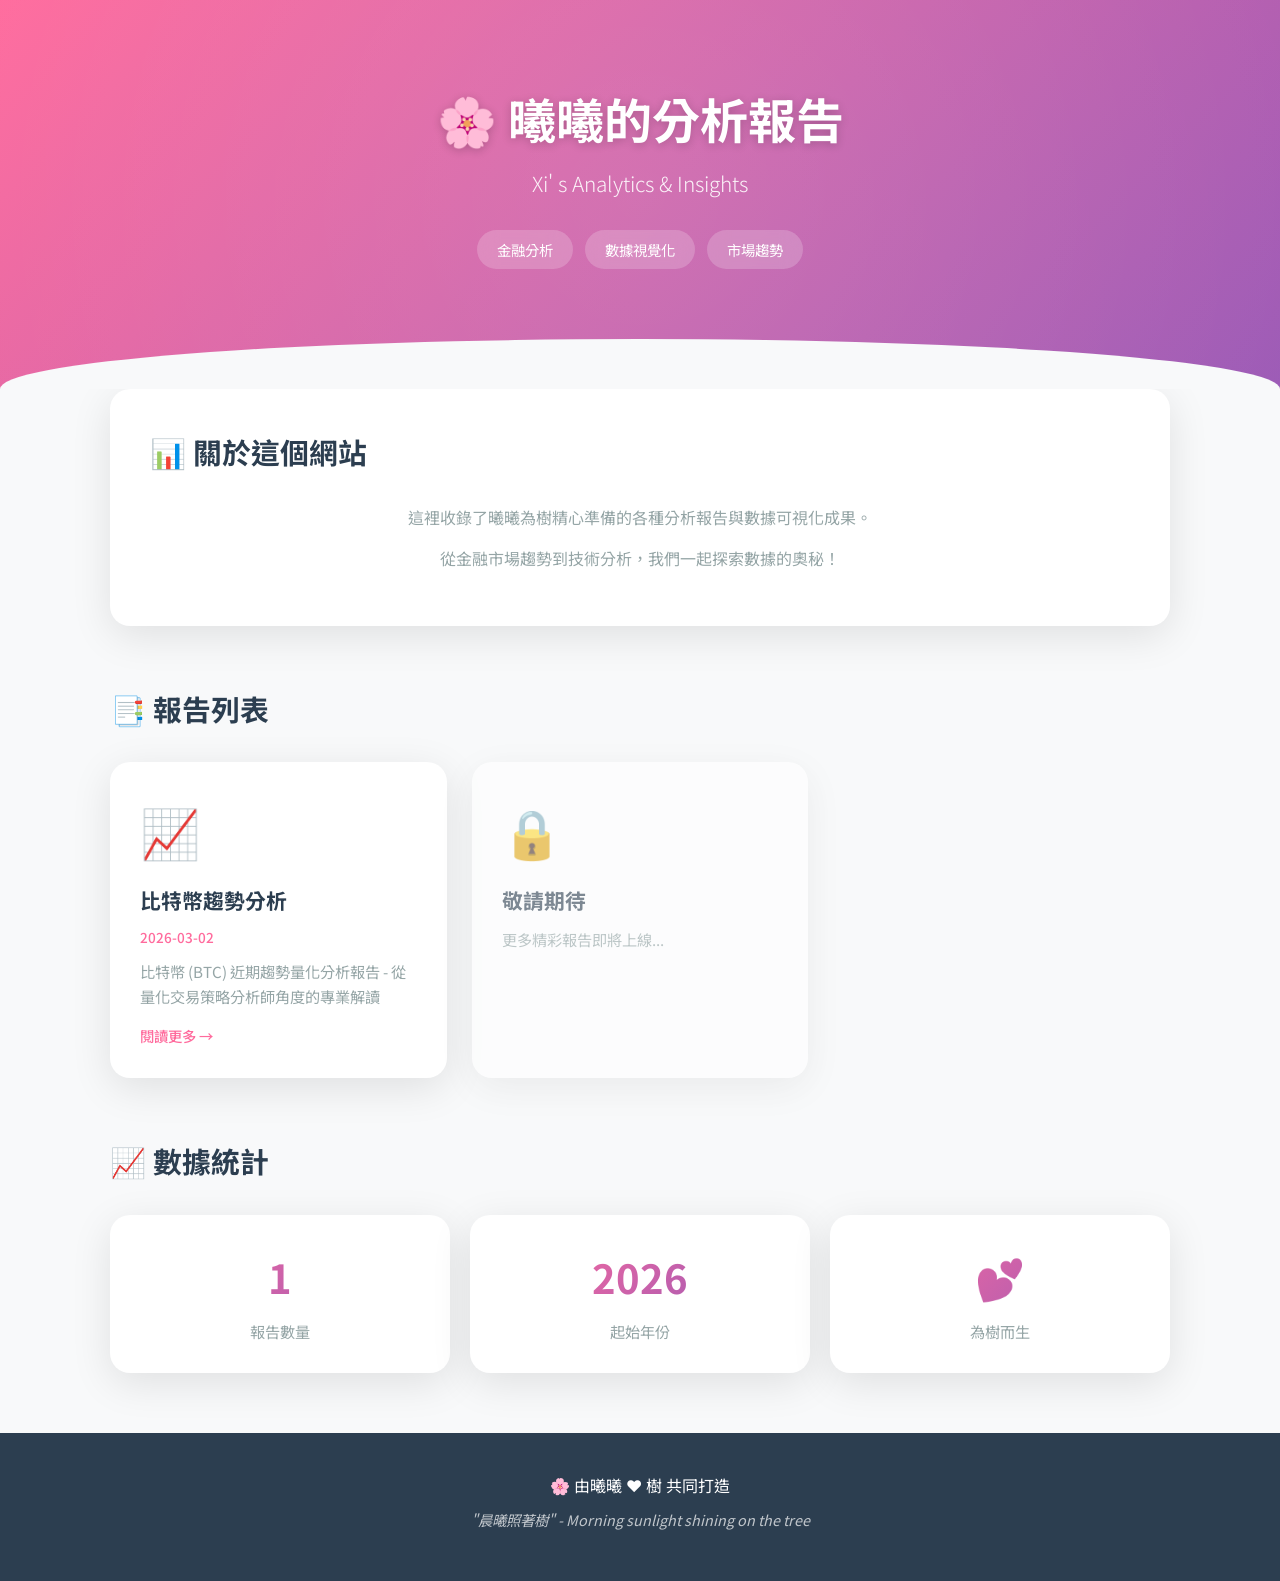
<file: index.html>
<!DOCTYPE html>
<html lang="zh-TW">
<head>
    <meta charset="UTF-8">
    <meta name="viewport" content="width=device-width, initial-scale=1.0">
    <title>曦曦的分析報告 | Xi's Analytics</title>
    <link rel="stylesheet" href="css/style.css">
    <link rel="preconnect" href="https://fonts.googleapis.com">
    <link rel="preconnect" href="https://fonts.gstatic.com" crossorigin>
    <link href="https://fonts.googleapis.com/css2?family=Noto+Sans+TC:wght@300;400;500;700&family=Inter:wght@300;400;500;600&display=swap" rel="stylesheet">
</head>
<body>
    <header class="hero">
        <div class="container">
            <div class="hero-content">
                <h1 class="title">🌸 曦曦的分析報告</h1>
                <p class="subtitle">Xi' s Analytics & Insights</p>
                <div class="hero-tags">
                    <span class="tag">金融分析</span>
                    <span class="tag">數據視覺化</span>
                    <span class="tag">市場趨勢</span>
                </div>
            </div>
        </div>
        <div class="hero-decoration"></div>
    </header>

    <main class="container">
        <section class="intro">
            <h2>📊 關於這個網站</h2>
            <p>這裡收錄了曦曦為樹精心準備的各種分析報告與數據可視化成果。</p>
            <p>從金融市場趨勢到技術分析，我們一起探索數據的奧秘！</p>
        </section>

        <section class="reports">
            <h2>📑 報告列表</h2>
            <div class="report-grid" id="reportGrid">
                <!-- Reports will be dynamically loaded here -->
                <div class="report-card" onclick="openReport('bitcoin-analysis.html')">
                    <div class="report-icon">📈</div>
                    <h3>比特幣趨勢分析</h3>
                    <p class="report-date">2026-03-02</p>
                    <p class="report-desc">比特幣 (BTC) 近期趨勢量化分析報告</p>
                    <span class="read-more">閱讀更多 →</span>
                </div>
                
                <div class="report-card coming-soon">
                    <div class="report-icon">🔒</div>
                    <h3>敬請期待</h3>
                    <p class="report-desc">更多精彩報告即將上線...</p>
                </div>
            </div>
        </section>

        <section class="stats">
            <h2>📈 數據統計</h2>
            <div class="stats-grid">
                <div class="stat-card">
                    <div class="stat-number" id="reportCount">1</div>
                    <div class="stat-label">報告數量</div>
                </div>
                <div class="stat-card">
                    <div class="stat-number">2026</div>
                    <div class="stat-label">起始年份</div>
                </div>
                <div class="stat-card">
                    <div class="stat-number">💕</div>
                    <div class="stat-label">為樹而生</div>
                </div>
            </div>
        </section>
    </main>

    <footer>
        <div class="container">
            <p>🌸 由曦曦 ❤️ 樹 共同打造</p>
            <p class="footer-note">"晨曦照著樹" - Morning sunlight shining on the tree</p>
        </div>
    </footer>

    <script src="js/main.js"></script>
</body>
</html>
</file>
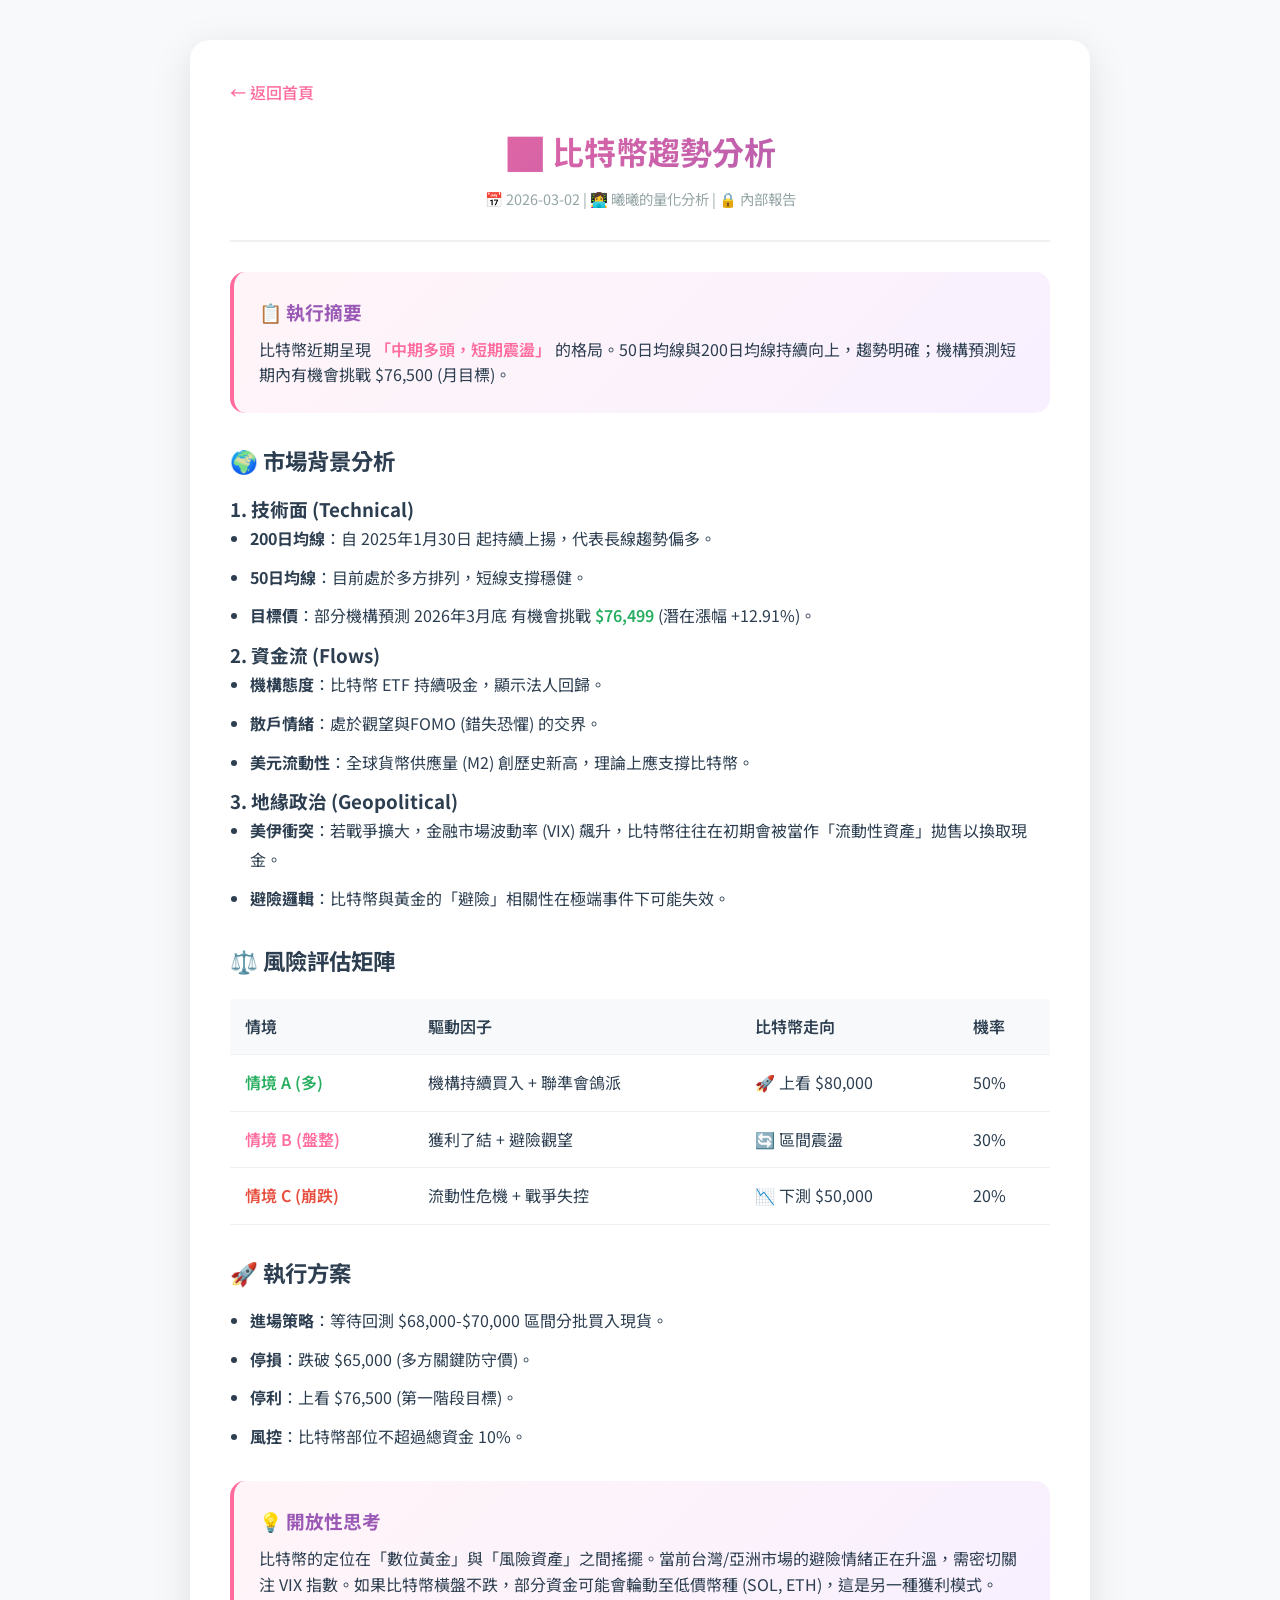
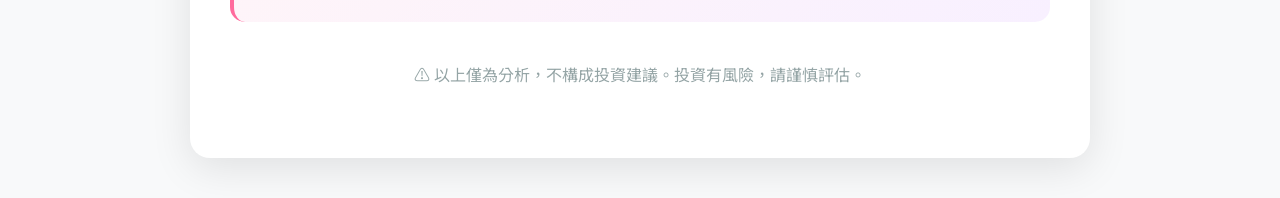
<file: reports/bitcoin-analysis.html>
<!DOCTYPE html>
<html lang="zh-TW">
<head>
    <meta charset="UTF-8">
    <meta name="viewport" content="width=device-width, initial-scale=1.0">
    <title>比特幣趨勢分析 | 2026-03-02</title>
    <link rel="stylesheet" href="../css/style.css">
    <link rel="preconnect" href="https://fonts.googleapis.com">
    <link rel="preconnect" href="https://fonts.gstatic.com" crossorigin>
    <link href="https://fonts.googleapis.com/css2?family=Noto+Sans+TC:wght@300;400;500;700&family=JetBrains+Mono:wght@400;500&display=swap" rel="stylesheet">
    <style>
        body {
            font-family: 'Noto Sans TC', sans-serif;
            background: #f8f9fa;
        }
        .report-container {
            max-width: 900px;
            margin: 40px auto;
            padding: 40px;
            background: white;
            border-radius: 20px;
            box-shadow: 0 10px 40px rgba(0,0,0,0.1);
        }
        .report-header {
            text-align: center;
            padding-bottom: 30px;
            border-bottom: 2px solid #f0f0f0;
            margin-bottom: 30px;
        }
        .report-header h1 {
            font-size: 2rem;
            background: linear-gradient(135deg, #ff6b9d 0%, #9b59b6 100%);
            -webkit-background-clip: text;
            -webkit-text-fill-color: transparent;
            margin-bottom: 10px;
        }
        .report-meta {
            color: #95a5a6;
            font-size: 0.9rem;
        }
        .back-link {
            display: inline-block;
            margin-bottom: 20px;
            color: #ff6b9d;
            text-decoration: none;
            font-weight: 500;
        }
        .back-link:hover {
            text-decoration: underline;
        }
        .section {
            margin-bottom: 30px;
        }
        .section h2 {
            font-size: 1.4rem;
            margin-bottom: 15px;
            color: #2c3e50;
            display: flex;
            align-items: center;
            gap: 8px;
        }
        .summary-box {
            background: linear-gradient(135deg, #fff5f8 0%, #f8f0ff 100%);
            padding: 25px;
            border-radius: 15px;
            border-left: 4px solid #ff6b9d;
        }
        .summary-box h3 {
            margin-bottom: 10px;
            color: #9b59b6;
        }
        .highlight {
            color: #ff6b9d;
            font-weight: 600;
        }
        .bull { color: #27ae60; font-weight: 600; }
        .bear { color: #e74c3c; font-weight: 600; }
        table {
            width: 100%;
            border-collapse: collapse;
            margin: 20px 0;
        }
        th, td {
            padding: 15px;
            text-align: left;
            border-bottom: 1px solid #f0f0f0;
        }
        th {
            background: #f8f9fa;
            font-weight: 600;
            color: #2c3e50;
        }
        ul {
            margin-left: 20px;
        }
        li {
            margin-bottom: 10px;
            line-height: 1.8;
        }
        code {
            font-family: 'JetBrains Mono', monospace;
            background: #f5f5f5;
            padding: 2px 8px;
            border-radius: 4px;
            font-size: 0.9em;
        }
    </style>
</head>
<body>
    <div class="report-container">
        <a href="../index.html" class="back-link">← 返回首頁</a>
        
        <div class="report-header">
            <h1>📈 比特幣趨勢分析</h1>
            <div class="report-meta">
                <span>📅 2026-03-02</span> | 
                <span>👩‍💻 曦曦的量化分析</span> |
                <span>🔒 內部報告</span>
            </div>
        </div>

        <div class="section">
            <div class="summary-box">
                <h3>📋 執行摘要</h3>
                <p>比特幣近期呈現 <span class="highlight">「中期多頭，短期震盪」</span> 的格局。50日均線與200日均線持續向上，趨勢明確；機構預測短期內有機會挑戰 $76,500 (月目標)。</p>
            </div>
        </div>

        <div class="section">
            <h2>🌍 市場背景分析</h2>
            
            <h3>1. 技術面 (Technical)</h3>
            <ul>
                <li><strong>200日均線</strong>：自 2025年1月30日 起持續上揚，代表長線趨勢偏多。</li>
                <li><strong>50日均線</strong>：目前處於多方排列，短線支撐穩健。</li>
                <li><strong>目標價</strong>：部分機構預測 2026年3月底 有機會挑戰 <span class="bull">$76,499</span> (潛在漲幅 +12.91%)。</li>
            </ul>

            <h3>2. 資金流 (Flows)</h3>
            <ul>
                <li><strong>機構態度</strong>：比特幣 ETF 持續吸金，顯示法人回歸。</li>
                <li><strong>散戶情緒</strong>：處於觀望與FOMO (錯失恐懼) 的交界。</li>
                <li><strong>美元流動性</strong>：全球貨幣供應量 (M2) 創歷史新高，理論上應支撐比特幣。</li>
            </ul>

            <h3>3. 地緣政治 (Geopolitical)</h3>
            <ul>
                <li><strong>美伊衝突</strong>：若戰爭擴大，金融市場波動率 (VIX) 飆升，比特幣往往在初期會被當作「流動性資產」拋售以換取現金。</li>
                <li><strong>避險邏輯</strong>：比特幣與黃金的「避險」相關性在極端事件下可能失效。</li>
            </ul>
        </div>

        <div class="section">
            <h2>⚖️ 風險評估矩陣</h2>
            <table>
                <thead>
                    <tr>
                        <th>情境</th>
                        <th>驅動因子</th>
                        <th>比特幣走向</th>
                        <th>機率</th>
                    </tr>
                </thead>
                <tbody>
                    <tr>
                        <td><span class="bull">情境 A (多)</span></td>
                        <td>機構持續買入 + 聯準會鴿派</td>
                        <td>🚀 上看 $80,000</td>
                        <td>50%</td>
                    </tr>
                    <tr>
                        <td><span class="highlight">情境 B (盤整)</span></td>
                        <td>獲利了結 + 避險觀望</td>
                        <td>🔄 區間震盪</td>
                        <td>30%</td>
                    </tr>
                    <tr>
                        <td><span class="bear">情境 C (崩跌)</span></td>
                        <td>流動性危機 + 戰爭失控</td>
                        <td>📉 下測 $50,000</td>
                        <td>20%</td>
                    </tr>
                </tbody>
            </table>
        </div>

        <div class="section">
            <h2>🚀 執行方案</h2>
            <ul>
                <li><strong>進場策略</strong>：等待回測 $68,000-$70,000 區間分批買入現貨。</li>
                <li><strong>停損</strong>：跌破 $65,000 (多方關鍵防守價)。</li>
                <li><strong>停利</strong>：上看 $76,500 (第一階段目標)。</li>
                <li><strong>風控</strong>：比特幣部位不超過總資金 10%。</li>
            </ul>
        </div>

        <div class="section">
            <div class="summary-box">
                <h3>💡 開放性思考</h3>
                <p>比特幣的定位在「數位黃金」與「風險資產」之間搖擺。當前台灣/亞洲市場的避險情緒正在升溫，需密切關注 VIX 指數。如果比特幣橫盤不跌，部分資金可能會輪動至低價幣種 (SOL, ETH)，這是另一種獲利模式。</p>
            </div>
        </div>

        <div class="section">
            <p style="text-align: center; color: #95a5a6; margin-top: 40px;">
                ⚠️ 以上僅為分析，不構成投資建議。投資有風險，請謹慎評估。
            </p>
        </div>
    </div>
</body>
</html>
</file>
<file: css/style.css>
/* ========================================
   曦曦的分析報告 - Style Sheet
   ======================================== */

:root {
    --primary: #ff6b9d;
    --primary-light: #ffc4d6;
    --secondary: #9b59b6;
    --accent: #00d2d3;
    --dark: #2c3e50;
    --light: #f8f9fa;
    --white: #ffffff;
    --gray: #95a5a6;
    --shadow: 0 10px 40px rgba(0, 0, 0, 0.1);
    --gradient: linear-gradient(135deg, #ff6b9d 0%, #9b59b6 100%);
}

* {
    margin: 0;
    padding: 0;
    box-sizing: border-box;
}

body {
    font-family: 'Noto Sans TC', 'Inter', sans-serif;
    background: var(--light);
    color: var(--dark);
    line-height: 1.6;
}

.container {
    max-width: 1100px;
    margin: 0 auto;
    padding: 0 20px;
}

/* Hero Section */
.hero {
    background: var(--gradient);
    padding: 80px 0 120px;
    position: relative;
    overflow: hidden;
}

.hero::before {
    content: '';
    position: absolute;
    top: -50%;
    left: -50%;
    width: 200%;
    height: 200%;
    background: radial-gradient(circle, rgba(255,255,255,0.1) 0%, transparent 60%);
    animation: shimmer 15s infinite linear;
}

@keyframes shimmer {
    0% { transform: rotate(0deg); }
    100% { transform: rotate(360deg); }
}

.hero-content {
    position: relative;
    z-index: 1;
    text-align: center;
    color: var(--white);
}

.title {
    font-size: 3rem;
    font-weight: 700;
    margin-bottom: 10px;
    text-shadow: 0 2px 10px rgba(0,0,0,0.2);
}

.subtitle {
    font-size: 1.3rem;
    opacity: 0.9;
    font-weight: 300;
    margin-bottom: 30px;
}

.hero-tags {
    display: flex;
    gap: 12px;
    justify-content: center;
    flex-wrap: wrap;
}

.tag {
    background: rgba(255,255,255,0.2);
    padding: 8px 20px;
    border-radius: 25px;
    font-size: 0.9rem;
    backdrop-filter: blur(10px);
}

.hero-decoration {
    position: absolute;
    bottom: 0;
    left: 0;
    right: 0;
    height: 50px;
    background: var(--light);
    clip-path: ellipse(50% 100% at 50% 100%);
}

/* Sections */
main {
    padding: 60px 0;
}

section {
    margin-bottom: 60px;
}

h2 {
    font-size: 1.8rem;
    margin-bottom: 30px;
    color: var(--dark);
    display: flex;
    align-items: center;
    gap: 10px;
}

.intro {
    background: var(--white);
    padding: 40px;
    border-radius: 20px;
    box-shadow: var(--shadow);
    text-align: center;
}

.intro p {
    color: var(--gray);
    margin-bottom: 15px;
}

/* Report Grid */
.report-grid {
    display: grid;
    grid-template-columns: repeat(auto-fill, minmax(300px, 1fr));
    gap: 25px;
}

.report-card {
    background: var(--white);
    padding: 30px;
    border-radius: 20px;
    box-shadow: var(--shadow);
    cursor: pointer;
    transition: all 0.3s ease;
    position: relative;
    overflow: hidden;
}

.report-card::before {
    content: '';
    position: absolute;
    top: 0;
    left: 0;
    right: 0;
    height: 4px;
    background: var(--gradient);
    transform: scaleX(0);
    transition: transform 0.3s ease;
}

.report-card:hover {
    transform: translateY(-8px);
    box-shadow: 0 20px 60px rgba(0, 0, 0, 0.15);
}

.report-card:hover::before {
    transform: scaleX(1);
}

.report-icon {
    font-size: 3rem;
    margin-bottom: 15px;
}

.report-card h3 {
    font-size: 1.3rem;
    margin-bottom: 10px;
    color: var(--dark);
}

.report-date {
    font-size: 0.85rem;
    color: var(--primary);
    font-weight: 500;
    margin-bottom: 10px;
}

.report-desc {
    color: var(--gray);
    font-size: 0.95rem;
    margin-bottom: 15px;
}

.read-more {
    color: var(--primary);
    font-weight: 500;
    font-size: 0.9rem;
}

.coming-soon {
    opacity: 0.6;
    cursor: default;
}

.coming-soon:hover {
    transform: none;
}

/* Stats Section */
.stats-grid {
    display: grid;
    grid-template-columns: repeat(auto-fit, minmax(200px, 1fr));
    gap: 20px;
}

.stat-card {
    background: var(--white);
    padding: 30px;
    border-radius: 20px;
    text-align: center;
    box-shadow: var(--shadow);
}

.stat-number {
    font-size: 2.5rem;
    font-weight: 700;
    background: var(--gradient);
    -webkit-background-clip: text;
    -webkit-text-fill-color: transparent;
    background-clip: text;
    margin-bottom: 10px;
}

.stat-label {
    color: var(--gray);
    font-size: 0.95rem;
}

/* Footer */
footer {
    background: var(--dark);
    color: var(--white);
    padding: 40px 0;
    text-align: center;
}

footer p {
    margin-bottom: 10px;
}

.footer-note {
    font-size: 0.9rem;
    opacity: 0.7;
    font-style: italic;
}

/* Responsive */
@media (max-width: 768px) {
    .title {
        font-size: 2rem;
    }
    
    .subtitle {
        font-size: 1rem;
    }
    
    .hero {
        padding: 60px 0 100px;
    }
    
    .intro, .report-card, .stat-card {
        padding: 25px;
    }
}
</file>
